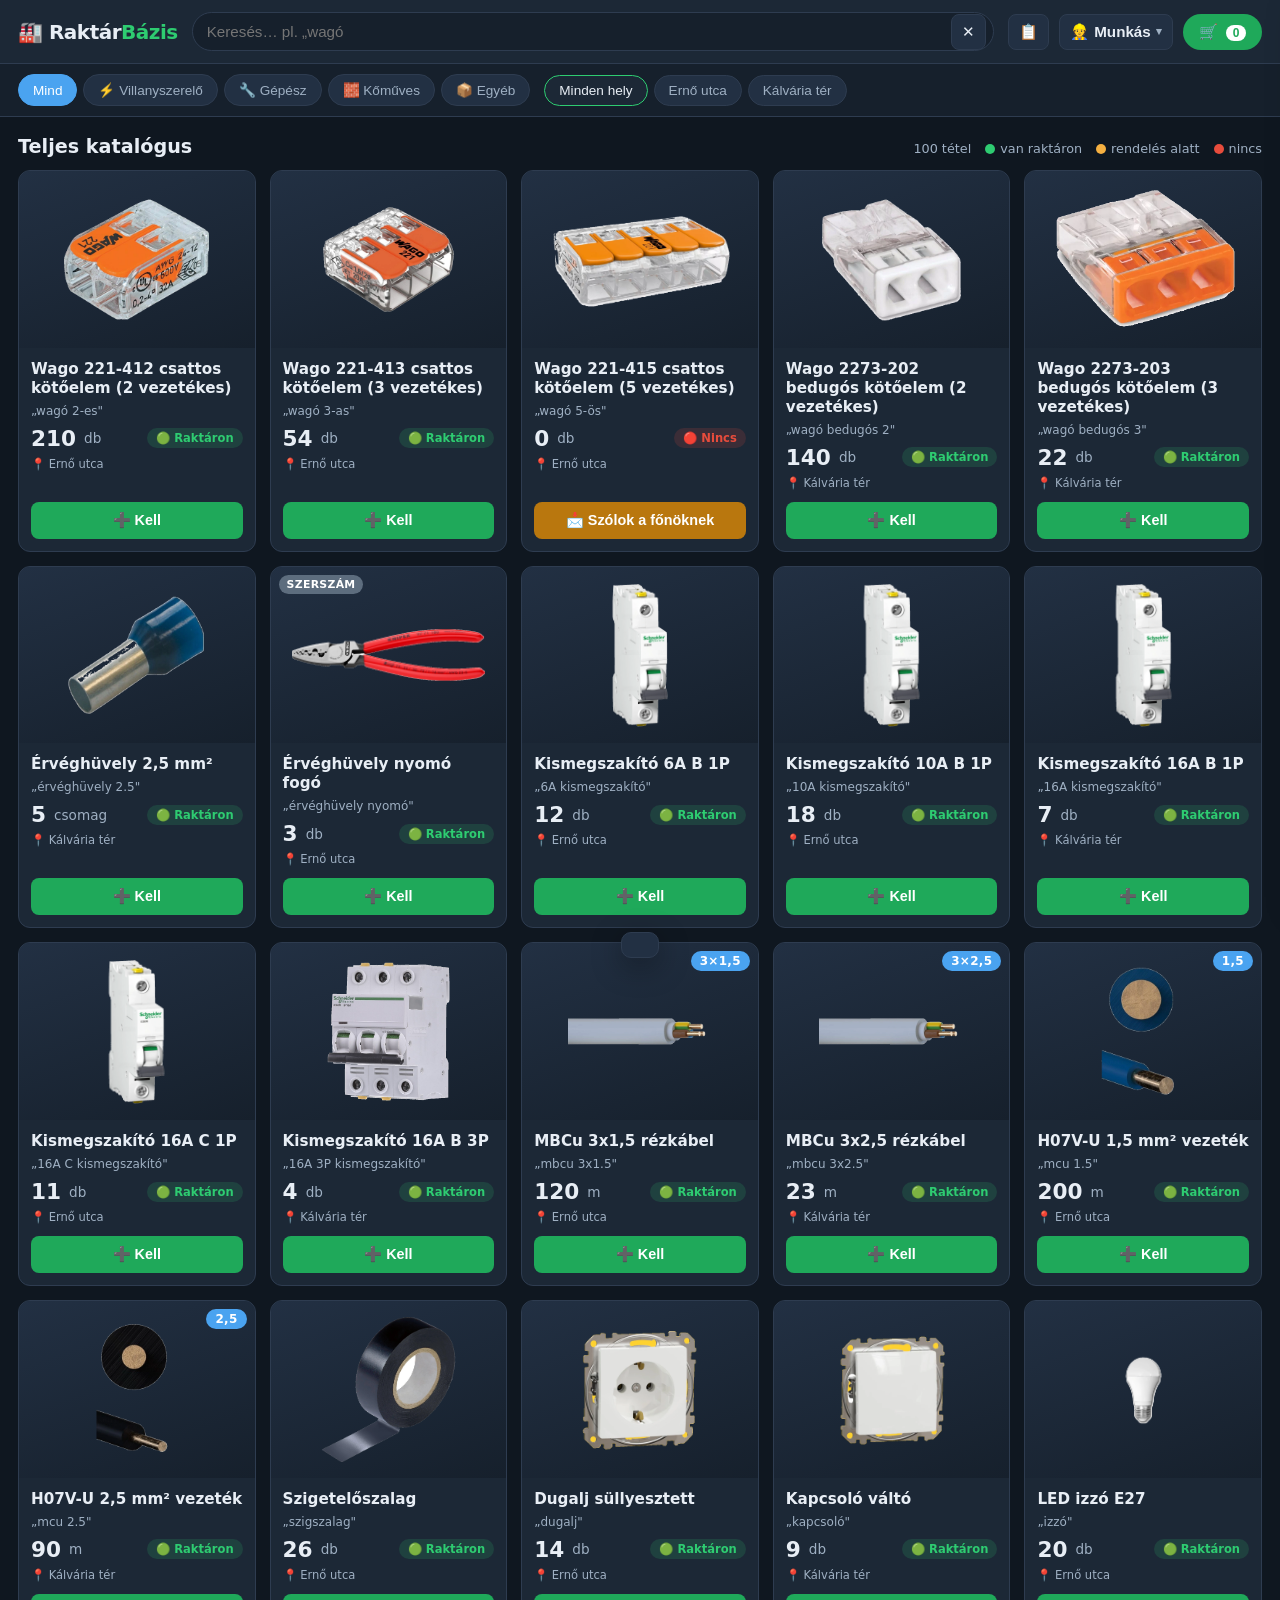
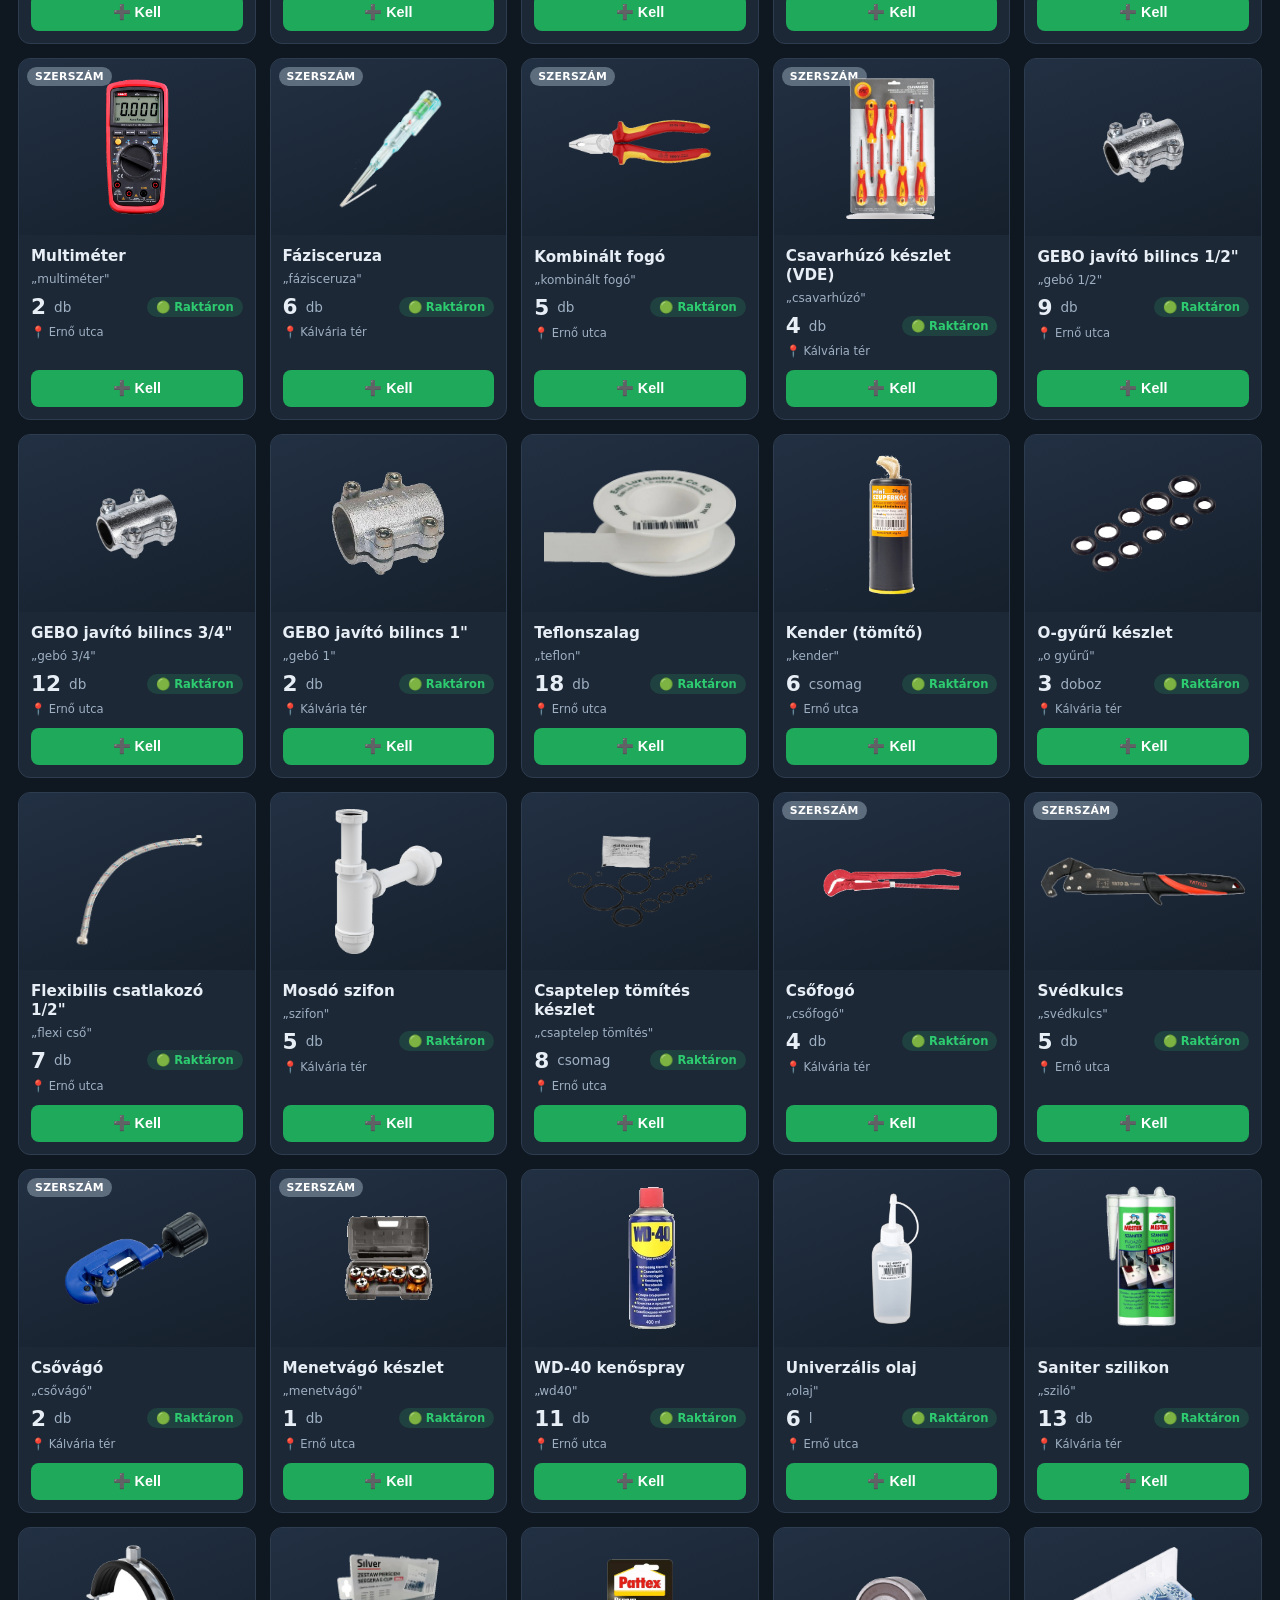
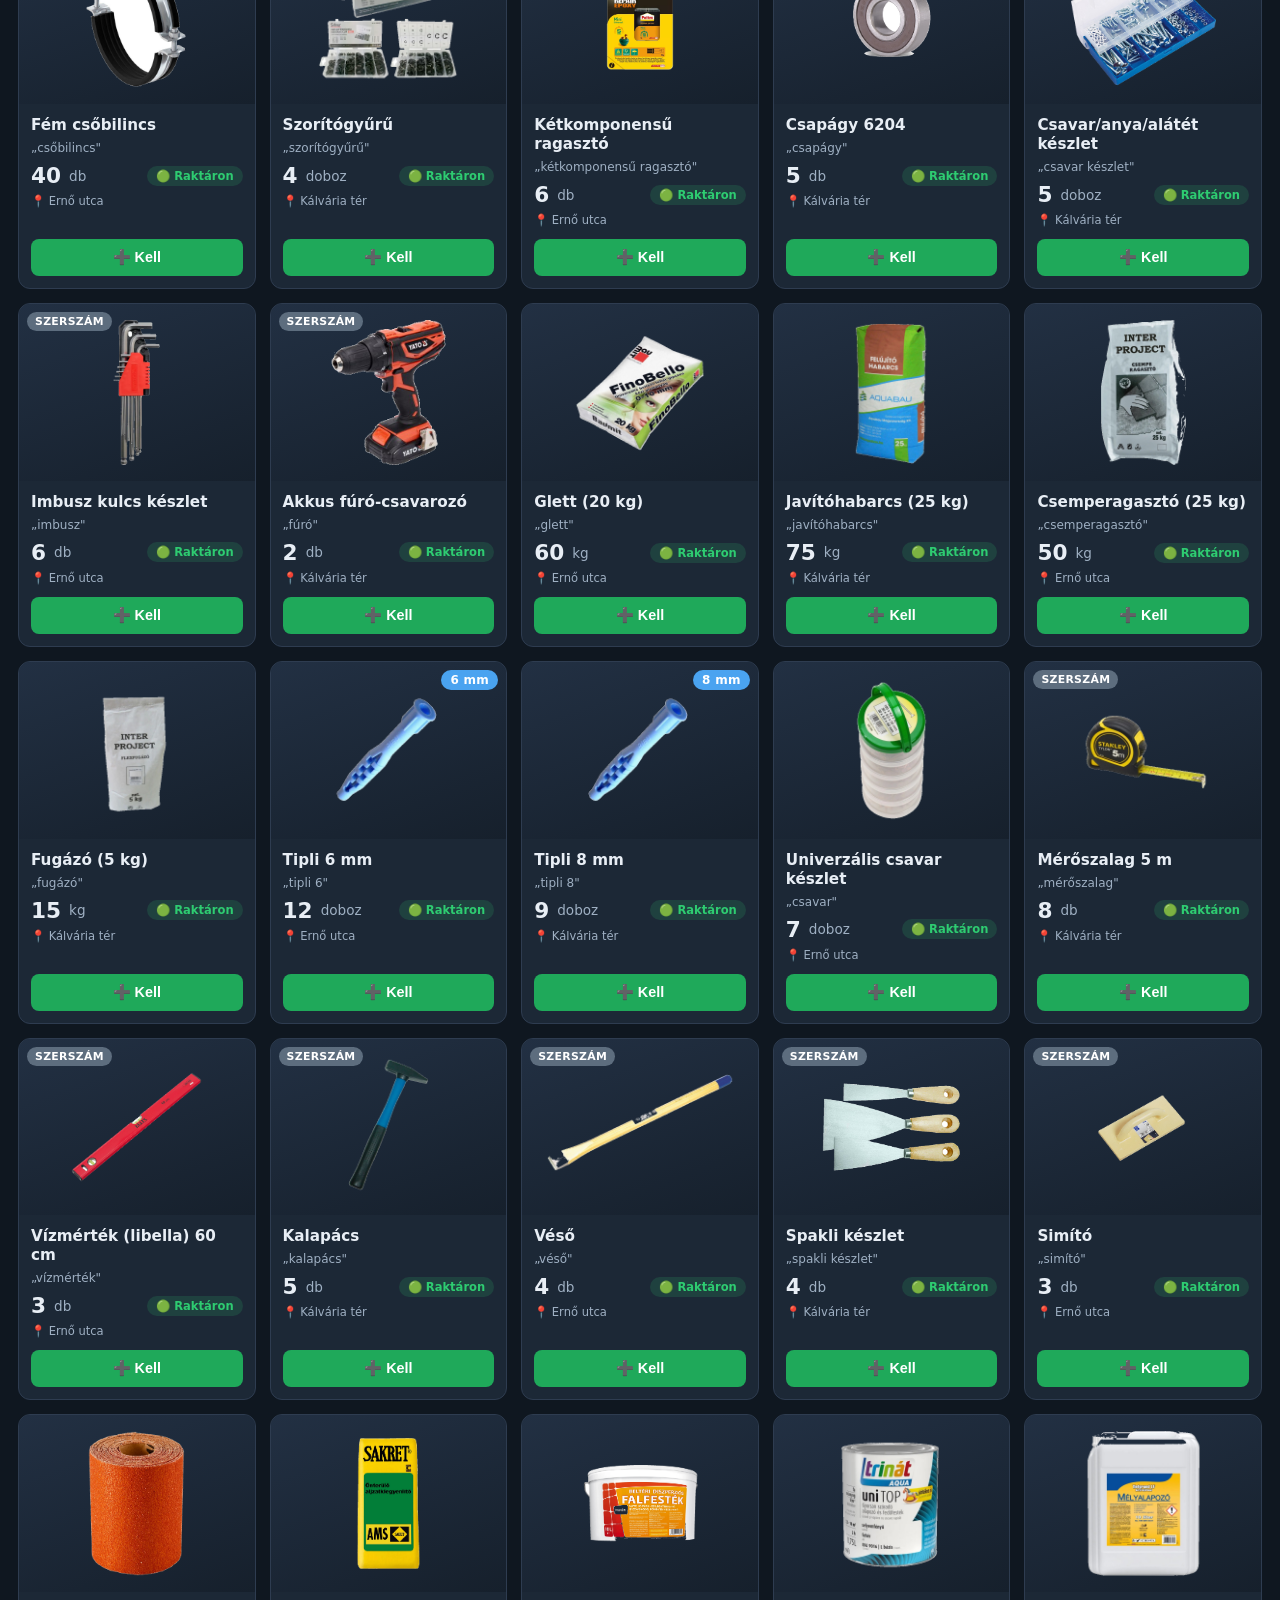
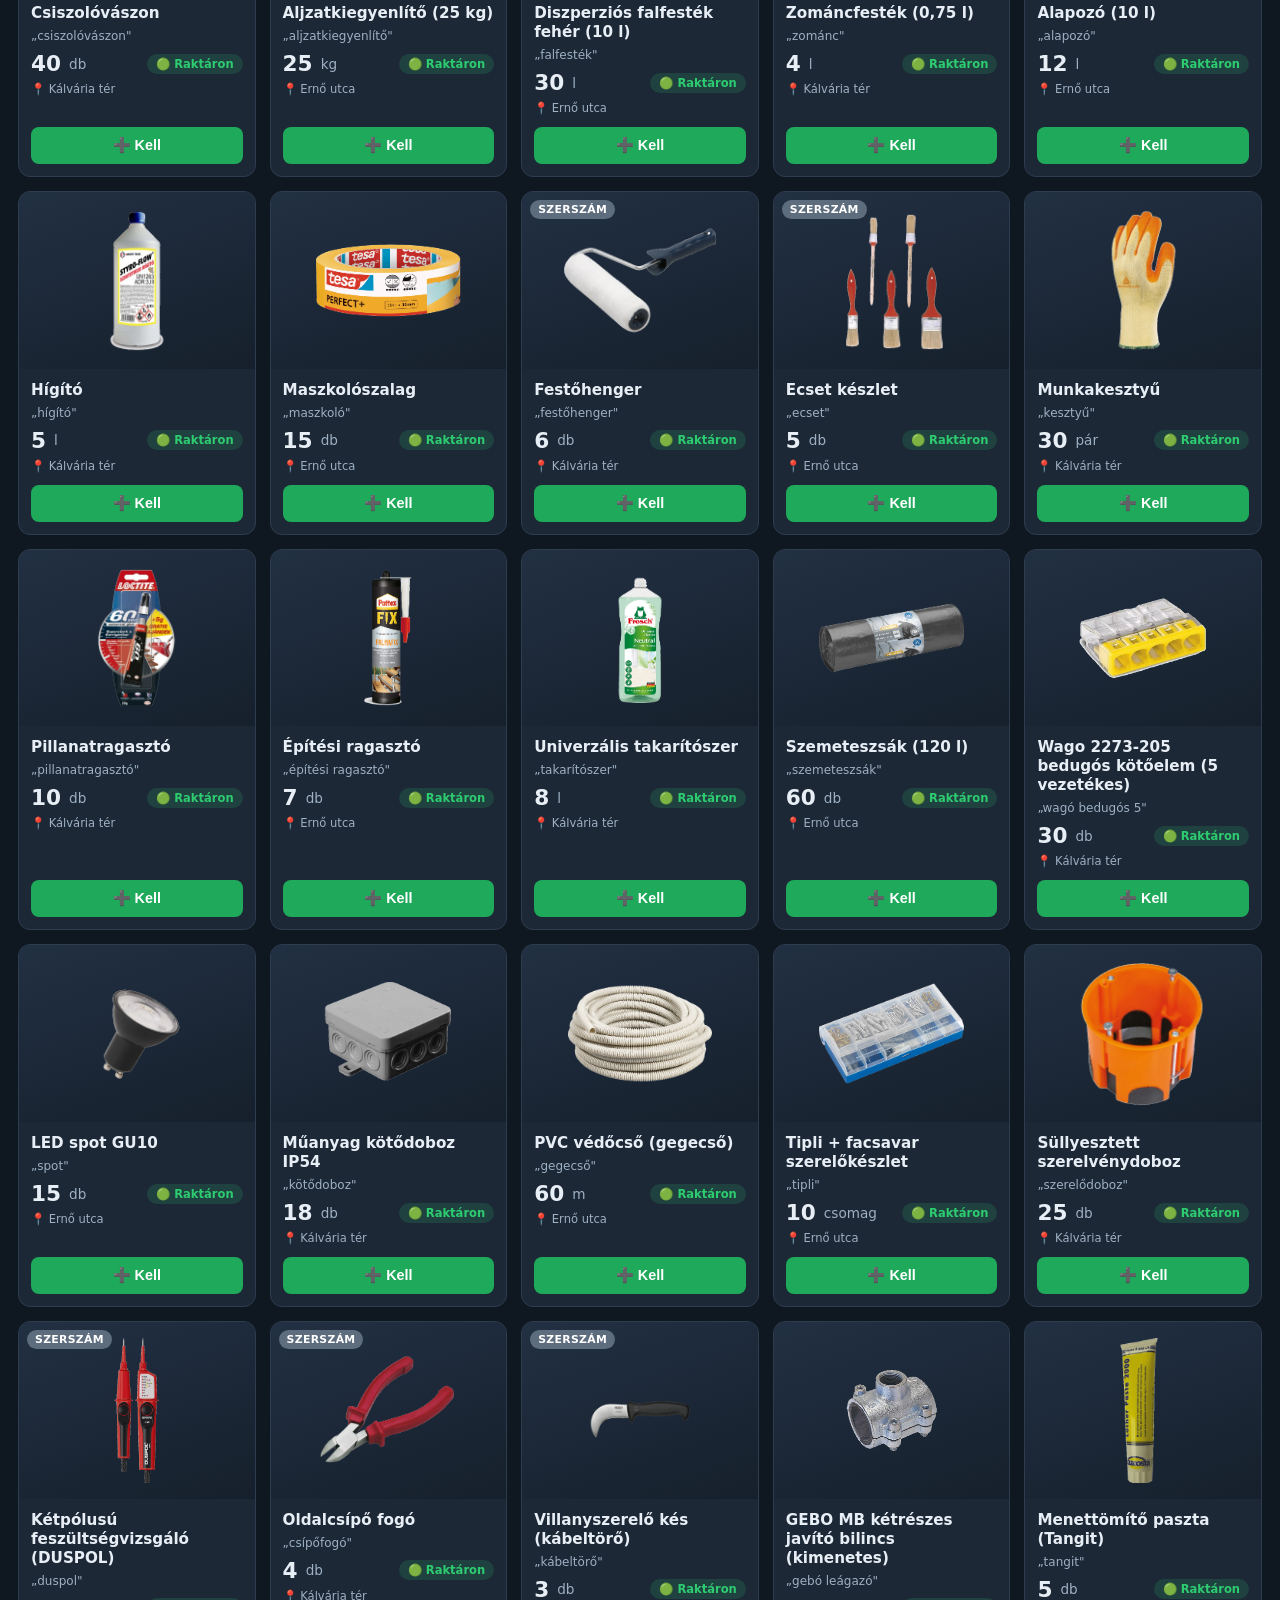
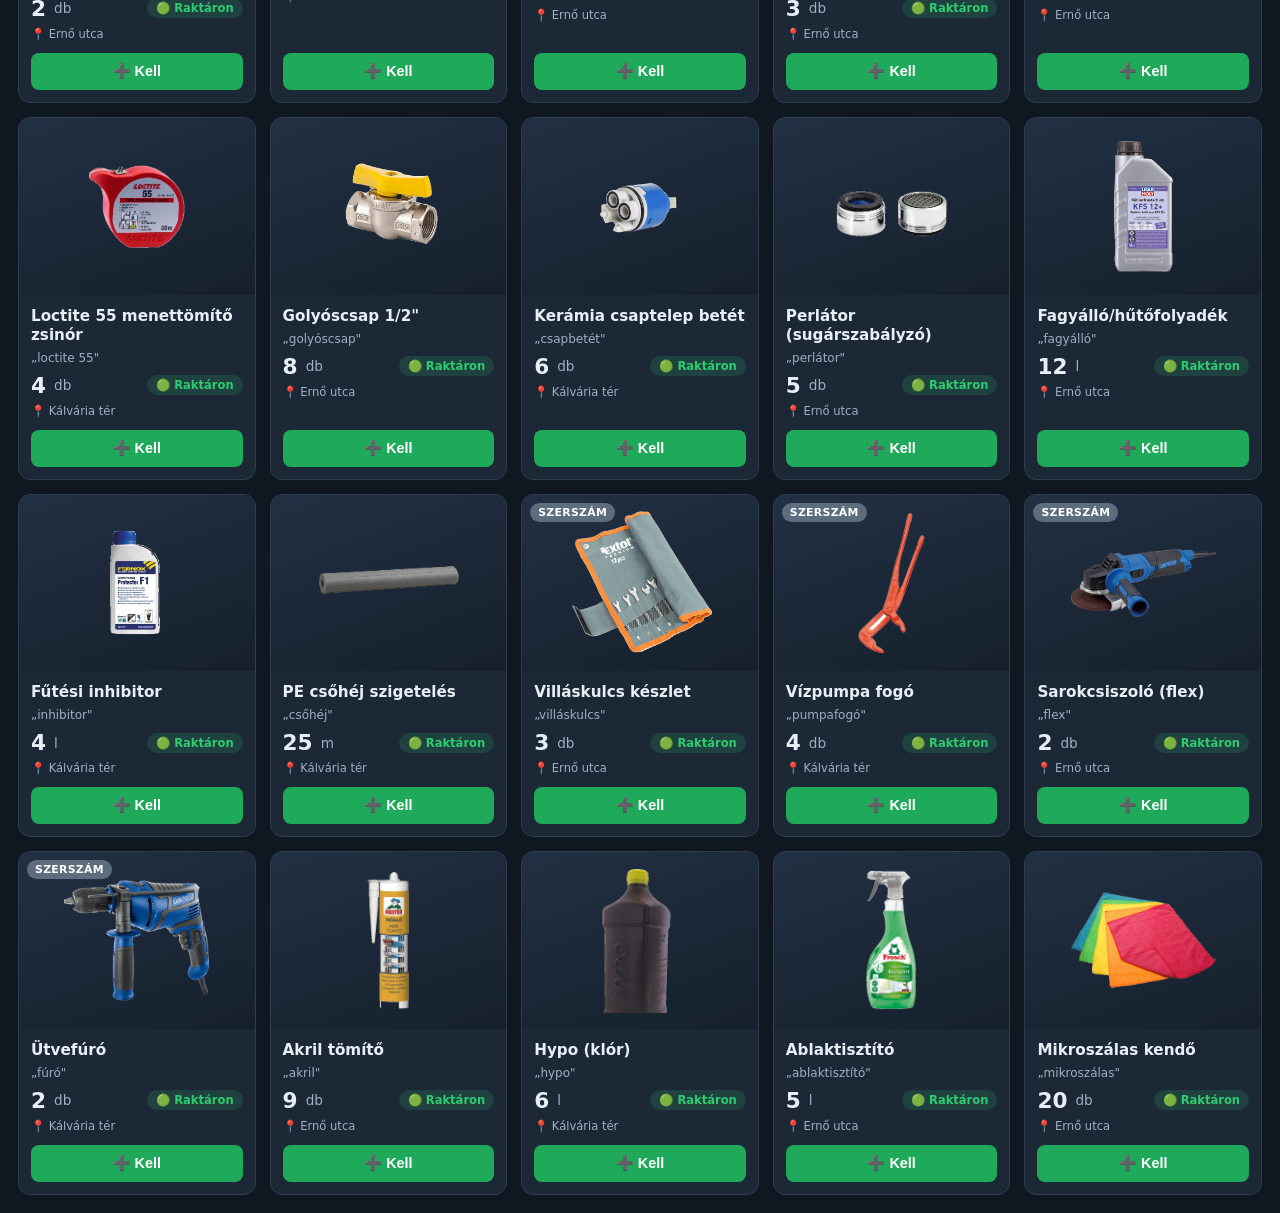
<file: index.html>
<!DOCTYPE html>
<html lang="hu">
<head>
  <meta charset="UTF-8" />
  <meta name="viewport" content="width=device-width, initial-scale=1.0, viewport-fit=cover" />
  <meta name="theme-color" content="#0f1720" />
  <title>RaktárBázis — karbantartó raktár</title>
  <link rel="stylesheet" href="styles.css" />
</head>
<body>
  <!-- ============ BELÉPÉS ============ -->
  <div id="login-view" class="view">
    <div class="login-card">
      <div class="logo">🏭 Raktár<span>Bázis</span></div>
      <p class="login-sub">Karbantartó raktár · gyors készlet-ellenőrzés</p>

      <div class="login-role" id="login-role-buttons">
        <button class="role-btn role-worker" data-role="worker" data-user="w1">
          <span class="role-ico">👷</span>
          <span class="role-label">Munkásként belépés</span>
          <span class="role-hint">Katalógus · kosár · kivétel</span>
        </button>
        <button class="role-btn role-boss" data-role="boss" data-user="b1">
          <span class="role-ico">🧑‍💼</span>
          <span class="role-label">Főnökként belépés</span>
          <span class="role-hint">Teljes admin + riasztások</span>
        </button>
      </div>

      <div class="login-users">
        <label>Demo felhasználó:</label>
        <select id="login-user-select"></select>
      </div>

      <p class="login-note">Demo mód — a „backend" a böngészőben fut (kamu adatbázis). Minden változás a localStorage-ban marad meg.</p>
    </div>
  </div>

  <!-- ============ ALKALMAZÁS ============ -->
  <div id="app-view" class="view hidden">
    <!-- Fejléc -->
    <header class="topbar">
      <div class="topbar-left">
        <span class="logo logo-small" id="logo-home" title="Kezdőlap (katalógus)">🏭 Raktár<span>Bázis</span></span>
      </div>

      <div class="topbar-search">
        <input type="search" id="search-input" placeholder="Keresés… pl. „wagó", „tediszár", „16A kismegszakító"" autocomplete="off" />
        <button class="icon-btn" id="clear-search" title="Törlés">✕</button>
      </div>

      <div class="topbar-actions">
        <button class="icon-btn" id="history-btn" title="Saját kivételeim">📋</button>
        <div class="user-wrap">
          <button class="icon-btn user-btn" id="user-menu-btn" title="Nézet váltás">
            <span id="user-role-ico">👷</span><span class="user-role-name" id="user-role-name">Munkás</span> <span class="caret">▾</span>
          </button>
          <div class="user-menu hidden" id="user-menu">
            <button data-switch="worker">👷 Munkás nézet</button>
            <button data-switch="boss">🧑‍💼 Főnök nézet</button>
            <hr />
            <button id="logout-btn">⏻ Kilépés</button>
          </div>
        </div>
        <button class="cart-btn" id="cart-toggle" title="Kosár">
          🛒 <span class="cart-count" id="cart-count">0</span>
        </button>
      </div>
    </header>

    <!-- Kategória / helyszín szűrők -->
    <nav class="filters">
      <div class="cat-tabs" id="cat-tabs">
        <button class="cat-tab active" data-cat="all">Mind</button>
        <button class="cat-tab" data-cat="villany">⚡ Villanyszerelő</button>
        <button class="cat-tab" data-cat="gepesz">🔧 Gépész</button>
        <button class="cat-tab" data-cat="komuves">🧱 Kőműves</button>
        <button class="cat-tab" data-cat="egyeb">📦 Egyéb</button>
      </div>
      <div class="location-tabs" id="loc-tabs">
        <button class="loc-tab active" data-loc="all">Minden hely</button>
        <button class="loc-tab" data-loc="erno">Ernő utca</button>
        <button class="loc-tab" data-loc="kalvaria">Kálvária tér</button>
      </div>
    </nav>

    <!-- Főnök eszköztár -->
    <nav class="boss-nav hidden" id="boss-nav">
      <button class="bnav-btn" data-panel="catalog">🏬 Katalógus</button>
      <button class="bnav-btn" data-panel="admin">🗂️ Admin (elemek)</button>
      <button class="bnav-btn" data-panel="chat">💬 Chat (gyors bevitel)</button>
      <button class="bnav-btn" data-panel="alerts">🔔 Készlethiány & email</button>
      <button class="bnav-btn" data-panel="inbox">📬 Email fiók</button>
      <button class="bnav-btn" data-panel="rapport">📊 Havi rapport</button>
      <button class="bnav-btn" data-panel="audit">🧾 Audit napló</button>
      <button class="bnav-btn" data-panel="csv">📥 CSV import</button>
    </nav>

    <!-- Tartalom -->
    <main class="content">
      <!-- Katalógus rács -->
      <section id="catalog-view">
        <div class="catalog-head">
          <h2 id="catalog-title">Teljes katalógus</h2>
          <div class="catalog-meta">
            <span id="result-count"></span>
            <span class="legend"><i class="dot dot-green"></i>van raktáron</span>
            <span class="legend"><i class="dot dot-amber"></i>rendelés alatt</span>
            <span class="legend"><i class="dot dot-red"></i>nincs</span>
          </div>
        </div>
        <div class="grid" id="item-grid"></div>
        <div class="empty hidden" id="empty-state">Nincs találat. Próbálj más szót (pl. szlenggel is kereshetsz: „tediszár", „wagó").</div>
      </section>

      <!-- Saját kivételeim (munkás) -->
      <section id="history-view" class="hidden">
        <h2>Saját kivételeim</h2>
        <p class="muted">Itt csak a saját korábbi kivételeidet látod.</p>
        <div class="table-wrap">
          <table class="data-table" id="history-table">
            <thead><tr><th>Időpont</th><th>Termék</th><th>Mennyiség</th><th>Hibajegyszám</th></tr></thead>
            <tbody></tbody>
          </table>
        </div>
      </section>

      <!-- Főnök panelek -->
      <section id="panel-admin" class="panel-view hidden"></section>
      <section id="panel-chat" class="panel-view hidden"></section>
      <section id="panel-alerts" class="panel-view hidden"></section>
      <section id="panel-inbox" class="panel-view hidden"></section>
      <section id="panel-rapport" class="panel-view hidden"></section>
      <section id="panel-audit" class="panel-view hidden"></section>
      <section id="panel-csv" class="panel-view hidden"></section>
    </main>
  </div>

  <!-- ============ KOSÁR (oldalsáv) ============ -->
  <div id="cart-drawer" class="drawer">
    <div class="drawer-head">
      <h3>🛒 Kosár</h3>
      <button class="icon-btn" id="cart-close">✕</button>
    </div>

    <div class="quick-entry">
      <label>Gyors beírás (szabad szöveg):</label>
      <textarea id="quick-input" rows="2" placeholder='pl. „3 db wagó, 25 m mbcu 3x2,5, 1 db 16A kismegszakító"'></textarea>
      <button class="btn btn-ghost" id="quick-parse">Értelmezés & kosárba</button>
    </div>

    <div class="cart-items" id="cart-items"></div>
    <div class="cart-empty hidden" id="cart-empty">A kosár üres. Kattints a „Kell" gombra egy terméken.</div>

    <div class="drawer-foot">
      <div class="cart-summary" id="cart-summary"></div>
      <button class="btn btn-primary btn-block" id="checkout-btn" disabled>Oké, kiveszem →</button>
    </div>
  </div>
  <div id="drawer-backdrop" class="drawer-backdrop"></div>

  <!-- ============ MODAL: kivétel / hibajegyszám ============ -->
  <div id="checkout-modal" class="modal hidden">
    <div class="modal-card">
      <h3>Kivétel rögzítése</h3>
      <p class="muted">A kiválasztott tételek automatikusan levonódnak a készletből.</p>
      <div id="checkout-list" class="checkout-list"></div>
      <label class="field">
        <span>Hibajegyszám / munkaszám / hova használod</span>
        <input type="text" id="workorder-input" placeholder="pl. WO-2024-117 vagy „Kálvária tér 3. lakás főkapcsoló"" />
      </label>
      <label class="field">
        <span>Megjegyzés (opcionális)</span>
        <input type="text" id="checkout-note" placeholder="bármi extra" />
      </label>
      <div class="modal-actions">
        <button class="btn btn-ghost" id="checkout-cancel">Mégse</button>
        <button class="btn btn-primary" id="checkout-confirm">✅ Kivétel megerősítése</button>
      </div>
    </div>
  </div>

  <!-- ============ MODAL: bizonytalanság (képpel) ============ -->
  <div id="ambig-modal" class="modal hidden">
    <div class="modal-card modal-wide">
      <h3>Nem vagyok biztos, melyikre gondoltál</h3>
      <p class="muted" id="ambig-text"></p>
      <div class="ambig-grid" id="ambig-grid"></div>
      <div class="modal-actions">
        <button class="btn btn-ghost" id="ambig-skip">Kihagyom ezt a tételt</button>
        <button class="btn btn-ghost" id="ambig-cancel">Mégse</button>
      </div>
    </div>
  </div>

  <!-- ============ MODAL: elem szerkesztés (főnök) ============ -->
  <div id="item-modal" class="modal hidden">
    <div class="modal-card modal-wide">
      <h3 id="item-modal-title">Elem szerkesztése</h3>
      <div class="form-grid">
        <label class="field"><span>Hivatalos név *</span><input id="f-name" /></label>
        <label class="field"><span>Cikkszám (csak főnök látja)</span><input id="f-sku" /></label>
        <label class="field"><span>Szlengek / aliasok (vesszővel)</span><input id="f-aliases" /></label>
        <label class="field"><span>Kategória</span>
          <select id="f-category">
            <option value="villany">⚡ Villanyszerelő</option>
            <option value="gepesz">🔧 Gépész</option>
            <option value="komuves">🧱 Kőműves</option>
            <option value="egyeb">📦 Egyéb</option>
          </select>
        </label>
        <label class="field"><span>Mértékegység</span>
          <select id="f-unit">
            <option value="db">db</option><option value="m">m</option><option value="csomag">csomag</option>
            <option value="doboz">doboz</option><option value="kg">kg</option><option value="l">l</option>
            <option value="tekercs">tekercs</option><option value="pár">pár</option>
          </select>
        </label>
        <label class="field"><span>Jelenlegi mennyiség *</span><input id="f-qty" type="number" step="0.1" /></label>
        <label class="field"><span>Minimum készlet (riasztási szint)</span><input id="f-min" type="number" step="0.1" /></label>
        <label class="field"><span>Szállító (csak főnök)</span>
          <select id="f-supplier"></select>
        </label>
        <label class="field"><span>Helyszín</span>
          <select id="f-location">
            <option value="erno">Ernő utca</option>
            <option value="kalvaria">Kálvária tér</option>
          </select>
        </label>
        <label class="field field-check"><input type="checkbox" id="f-isTool" /> <span>Szerszám (csak 0 készletnél riaszt)</span></label>
        <label class="field field-check"><input type="checkbox" id="f-ordered" /> <span>Rendelés alatt áll</span></label>
      </div>
      <div class="image-row">
        <span class="item-thumb" id="f-thumb-preview">📦</span>
        <label class="btn btn-ghost">Kép feltöltése
          <input type="file" id="f-image" accept="image/*" hidden />
        </label>
        <button class="btn btn-ghost" id="f-image-reset">Alap emoji</button>
      </div>
      <div class="modal-actions">
        <button class="btn btn-danger" id="item-delete" style="margin-right:auto">🗑️ Törlés</button>
        <button class="btn btn-ghost" id="item-cancel">Mégse</button>
        <button class="btn btn-primary" id="item-save">Mentés</button>
      </div>
    </div>
  </div>

  <!-- ============ MODAL: mennyiség (kosárba) ============ -->
  <div id="qty-modal" class="modal hidden">
    <div class="modal-card modal-narrow">
      <h3>Mennyiség</h3>
      <div class="qty-product">
        <span class="item-thumb" id="qty-thumb">📦</span>
        <div>
          <div class="qty-product-name" id="qty-name">—</div>
          <div class="muted" id="qty-stock">—</div>
        </div>
      </div>
      <div class="qty-stepper">
        <button class="qty-step" id="qty-minus">−</button>
        <input type="number" id="qty-input" value="1" min="0.1" step="1" inputmode="decimal" />
        <span class="qty-unit" id="qty-unit">db</span>
        <button class="qty-step" id="qty-plus">+</button>
      </div>
      <div class="modal-actions">
        <button class="btn btn-ghost" id="qty-cancel">Mégse</button>
        <button class="btn btn-green" id="qty-confirm">🛒 Kosárba</button>
      </div>
    </div>
  </div>

  <div id="toast" class="toast"></div>

  <script src="data.js"></script>
  <script src="app.js"></script>
</body>
</html>
</file>
<file: styles.css>
:root {
  --bg: #0f1720;
  --bg-soft: #16202c;
  --panel: #1c2836;
  --panel-2: #223043;
  --border: #2e3c50;
  --text: #e8eef5;
  --muted: #9fb0c3;
  --green: #2ecc71;
  --green-dk: #1fa95a;
  --amber: #f5b041;
  --red: #e74c3c;
  --blue: #4aa3f0;
  --radius: 12px;
  --shadow: 0 8px 30px rgba(0,0,0,.35);
}

* { box-sizing: border-box; }
html, body { margin: 0; padding: 0; }
body {
  font-family: "Segoe UI", system-ui, -apple-system, Roboto, Arial, sans-serif;
  background: var(--bg);
  color: var(--text);
  min-height: 100vh;
  -webkit-font-smoothing: antialiased;
}

.hidden { display: none !important; }
.muted { color: var(--muted); font-size: .9rem; }

/* mobil: hosszú, törhetetlen szavak ne feszítsék szét a kártyákat/sorokat */
.card-name, .card-alias, .card-sku, .card-loc,
.cart-line-name, .cart-line-sub, .checkout-line, .email-body, .chat-msg {
  min-width: 0;
  overflow-wrap: anywhere;
}

/* ---------- LOGIN ---------- */
.view { min-height: 100vh; min-height: 100dvh; }
#login-view {
  display: flex; align-items: center; justify-content: center;
  background: radial-gradient(1200px 600px at 20% -10%, #1d3550 0%, var(--bg) 60%);
  padding: 24px;
}
.login-card {
  width: 100%; max-width: 460px;
  background: var(--panel);
  border: 1px solid var(--border);
  border-radius: 18px;
  padding: 32px;
  box-shadow: var(--shadow);
}
.logo { font-size: 1.9rem; font-weight: 800; letter-spacing: -.5px; }
.logo span { color: var(--green); }
.logo-small { font-size: 1.25rem; }
#logo-home { cursor: pointer; }
#logo-home:hover { opacity: .85; }
.login-sub { color: var(--muted); margin: 6px 0 24px; }
.login-role { display: flex; flex-direction: column; gap: 12px; }
.role-btn {
  display: flex; flex-direction: column; align-items: flex-start; gap: 2px;
  background: var(--panel-2); color: var(--text);
  border: 1px solid var(--border); border-radius: var(--radius);
  padding: 14px 16px; cursor: pointer; text-align: left;
  transition: transform .08s ease, border-color .12s;
}
.role-btn:hover { transform: translateY(-1px); border-color: var(--blue); }
.role-btn .role-ico { font-size: 1.5rem; }
.role-btn .role-label { font-weight: 600; }
.role-btn .role-hint { font-size: .8rem; color: var(--muted); }
.role-worker:hover { border-color: var(--green); }
.role-boss:hover { border-color: var(--amber); }
.login-users { margin-top: 20px; }
.login-users label { font-size: .8rem; color: var(--muted); display: block; margin-bottom: 6px; }
.login-users select, .field select, .field input {
  width: 100%; padding: 10px 12px; border-radius: 8px;
  border: 1px solid var(--border); background: var(--bg-soft); color: var(--text);
  font-size: .95rem;
}
.login-note { margin-top: 18px; font-size: .78rem; color: var(--muted); line-height: 1.5; }

/* ---------- TOPBAR ---------- */
.topbar {
  display: flex; align-items: center; gap: 14px; flex-wrap: wrap;
  padding: 12px 18px; background: var(--panel);
  border-bottom: 1px solid var(--border);
  position: sticky; top: 0; z-index: 30;
}
.topbar-left { display: flex; align-items: center; gap: 12px; }
.topbar-user { font-size: .85rem; color: var(--muted); }
.topbar-user b { color: var(--text); }
.topbar-search { flex: 1; min-width: 220px; position: relative; display: flex; align-items: center; }
.topbar-search input {
  width: 100%; padding: 10px 40px 10px 14px; border-radius: 999px;
  border: 1px solid var(--border); background: var(--bg-soft); color: var(--text); font-size: .95rem;
}
.topbar-search input:focus { outline: none; border-color: var(--blue); }
.topbar-search .icon-btn { position: absolute; right: 8px; }
.topbar-actions { display: flex; align-items: center; gap: 10px; }
.user-wrap { position: relative; }
.user-btn { display: inline-flex; align-items: center; gap: 5px; font-weight: 600; }
.user-btn .caret { font-size: .7rem; color: var(--muted); }
.user-menu {
  position: absolute; right: 0; top: calc(100% + 6px);
  background: var(--panel-2); border: 1px solid var(--border); border-radius: 10px;
  min-width: 190px; z-index: 70; box-shadow: var(--shadow); overflow: hidden;
}
.user-menu button {
  display: block; width: 100%; text-align: left; background: none; border: none;
  color: var(--text); padding: 11px 14px; font-size: .9rem; cursor: pointer;
}
.user-menu button:hover { background: var(--bg-soft); }
.user-menu hr { margin: 4px 0; border: none; border-top: 1px solid var(--border); }
.icon-btn {
  background: var(--panel-2); border: 1px solid var(--border); color: var(--text);
  border-radius: 8px; padding: 8px 10px; cursor: pointer; font-size: .95rem;
}
.icon-btn:hover { border-color: var(--blue); }
.cart-btn {
  position: relative; background: var(--green-dk); border: none; color: #fff;
  border-radius: 999px; padding: 9px 16px; cursor: pointer; font-weight: 600; font-size: .95rem;
}
.cart-count {
  display: inline-block; min-width: 20px; text-align: center;
  background: #fff; color: var(--green-dk); border-radius: 999px;
  padding: 1px 5px; font-size: .75rem; font-weight: 800; margin-left: 4px;
}

/* ---------- FILTERS ---------- */
.filters {
  display: flex; align-items: center; gap: 14px; flex-wrap: wrap;
  padding: 10px 18px; background: var(--bg-soft);
  border-bottom: 1px solid var(--border);
  position: sticky; top: 60px; z-index: 20;
}
.cat-tabs, .location-tabs { display: flex; gap: 6px; flex-wrap: wrap; }
.cat-tab, .loc-tab {
  background: var(--panel-2); color: var(--muted); border: 1px solid var(--border);
  border-radius: 999px; padding: 7px 14px; cursor: pointer; font-size: .85rem; white-space: nowrap;
}
.cat-tab.active { background: var(--blue); color: #fff; border-color: var(--blue); }
.loc-tab.active { background: var(--panel); color: var(--text); border-color: var(--green); }

/* ---------- BOSS NAV ---------- */
.boss-nav {
  display: flex; gap: 6px; flex-wrap: wrap; padding: 10px 18px;
  background: #241f14; border-bottom: 1px solid #4a3f22;
}
.bnav-btn {
  background: #33290f; color: var(--amber); border: 1px solid #4a3f22;
  border-radius: 999px; padding: 7px 13px; cursor: pointer; font-size: .83rem;
}
.bnav-btn:hover { border-color: var(--amber); }
.bnav-btn.active { background: var(--amber); color: #241f14; border-color: var(--amber); }

/* ---------- CONTENT ---------- */
.content { padding: 18px; max-width: 1400px; margin: 0 auto; }
.catalog-head { display: flex; align-items: baseline; justify-content: space-between; flex-wrap: wrap; gap: 10px; }
.catalog-head h2 { margin: 0 0 12px; font-size: 1.2rem; }
.catalog-meta { display: flex; align-items: center; gap: 14px; flex-wrap: wrap; font-size: .8rem; color: var(--muted); }
.legend { display: flex; align-items: center; gap: 5px; }
.dot { width: 10px; height: 10px; border-radius: 50%; display: inline-block; }
.dot-green { background: var(--green); }
.dot-amber { background: var(--amber); }
.dot-red { background: var(--red); }

.grid {
  display: grid; gap: 14px;
  grid-template-columns: repeat(auto-fill, minmax(215px, 1fr));
}

/* ---------- ITEM CARD ---------- */
.card {
  background: var(--panel); border: 1px solid var(--border); border-radius: var(--radius);
  overflow: hidden; display: flex; flex-direction: column;
  min-width: 0;
  transition: transform .08s ease, border-color .12s;
}
.card:hover { transform: translateY(-2px); border-color: var(--blue); }
.card-img {
  aspect-ratio: 4/3; display: flex; align-items: center; justify-content: center;
  font-size: 3.4rem; background: linear-gradient(160deg, var(--panel-2), var(--bg-soft));
  position: relative; padding: 16px; overflow: hidden;
}
/* a kép abszolút pozicionált, így SOHA nem feszítheti szét a képkeretet */
.card-img img {
  position: absolute; inset: 16px;
  width: calc(100% - 32px); height: calc(100% - 32px);
  object-fit: contain; display: block;
}
.card-badge {
  position: absolute; top: 8px; left: 8px; font-size: .68rem; padding: 3px 8px;
  border-radius: 999px; font-weight: 700; letter-spacing: .3px;
}
.badge-tool { background: #5d6d7e; color: #fff; }
.badge-size { left: auto; right: 8px; background: var(--blue); color: #fff; font-size: .75rem; padding: 3px 9px; }
.card-body { padding: 12px; display: flex; flex-direction: column; gap: 6px; flex: 1; }
.card-name { font-weight: 600; font-size: .95rem; line-height: 1.25; }
.card-alias { font-size: .75rem; color: var(--muted); }
.card-sku { font-size: .75rem; color: var(--amber); font-family: ui-monospace, monospace; }
.card-stock { display: flex; align-items: center; gap: 8px; margin-top: 2px; flex-wrap: wrap; }
.stock-qty { font-size: 1.35rem; font-weight: 800; }
.stock-unit { color: var(--muted); font-size: .85rem; }
.status-pill { font-size: .72rem; padding: 3px 9px; border-radius: 999px; font-weight: 700; margin-left: auto; white-space: nowrap; }
.status-in { background: rgba(46,204,113,.15); color: var(--green); }
.status-order { background: rgba(245,176,65,.15); color: var(--amber); }
.status-out { background: rgba(231,76,60,.15); color: var(--red); }
.card-loc { font-size: .72rem; color: var(--muted); }
.card-actions { padding: 0 12px 12px; display: flex; flex-direction: column; gap: 8px; }

.btn {
  border: none; border-radius: 8px; padding: 10px 14px; cursor: pointer;
  font-size: .9rem; font-weight: 600; transition: filter .1s, transform .06s;
}
.btn:hover { filter: brightness(1.08); }
.btn:active { transform: scale(.98); }
.btn-primary { background: var(--blue); color: #fff; }
.btn-green { background: var(--green-dk); color: #fff; }
.btn-ghost { background: var(--panel-2); color: var(--text); border: 1px solid var(--border); }
.btn-danger { background: var(--red); color: #fff; }
.btn-block { width: 100%; }
.btn:disabled { opacity: .45; cursor: not-allowed; }
.btn-warn { background: #b9770e; color: #fff; }

.empty { text-align: center; color: var(--muted); padding: 50px 20px; }

/* ---------- DRAWER ---------- */
.drawer {
  position: fixed; top: 0; right: -440px; width: 420px; max-width: 94vw;
  height: 100vh; height: 100dvh;
  background: var(--panel); border-left: 1px solid var(--border); z-index: 60;
  display: flex; flex-direction: column; transition: right .22s ease; box-shadow: var(--shadow);
}
.drawer.open { right: 0; }
.drawer-head { display: flex; align-items: center; justify-content: space-between; padding: 16px; border-bottom: 1px solid var(--border); }
.drawer-head h3 { margin: 0; }
.quick-entry { padding: 14px 16px; border-bottom: 1px solid var(--border); }
.quick-entry label { font-size: .78rem; color: var(--muted); display: block; margin-bottom: 6px; }
.quick-entry textarea {
  width: 100%; background: var(--bg-soft); color: var(--text); border: 1px solid var(--border);
  border-radius: 8px; padding: 10px; font-family: inherit; font-size: .88rem; resize: vertical;
}
.quick-entry .btn { margin-top: 8px; width: 100%; }
.cart-items { flex: 1; overflow-y: auto; padding: 12px 16px; }
.cart-empty { color: var(--muted); text-align: center; padding: 30px 16px; }
.cart-line {
  display: flex; align-items: center; gap: 10px; padding: 10px 0; border-bottom: 1px solid var(--border);
}
.cart-line .item-thumb { font-size: 1.6rem; }
.cart-line-info { flex: 1; min-width: 0; }
.cart-line-name { font-weight: 600; font-size: .85rem; }
.cart-line-sub { font-size: .72rem; color: var(--muted); }
.qty-ctrl { display: flex; align-items: center; gap: 6px; }
.qty-ctrl button { width: 28px; height: 28px; border-radius: 6px; border: 1px solid var(--border); background: var(--panel-2); color: var(--text); cursor: pointer; font-weight: 700; }
.qty-ctrl input { width: 52px; text-align: center; background: var(--bg-soft); color: var(--text); border: 1px solid var(--border); border-radius: 6px; padding: 5px; }
.cart-line-del { background: none; border: none; color: var(--red); cursor: pointer; font-size: 1rem; }
.drawer-foot { padding: 14px 16px; border-top: 1px solid var(--border); background: var(--bg-soft); }
.cart-summary { font-size: .82rem; color: var(--muted); margin-bottom: 10px; }
.drawer-backdrop { position: fixed; inset: 0; background: rgba(0,0,0,.5); z-index: 55; opacity: 0; pointer-events: none; transition: opacity .2s; }
.drawer-backdrop.show { opacity: 1; pointer-events: auto; }

/* ---------- MODALS ---------- */
.modal { position: fixed; inset: 0; z-index: 80; display: flex; align-items: center; justify-content: center; padding: 18px; background: rgba(0,0,0,.55); }
.modal-card { background: var(--panel); border: 1px solid var(--border); border-radius: var(--radius); padding: 22px; width: 100%; max-width: 480px; box-shadow: var(--shadow); max-height: 92vh; max-height: 92dvh; overflow-y: auto; }
.modal-wide { max-width: 680px; }
.modal-narrow { max-width: 340px; }
.qty-product { display: flex; align-items: center; gap: 12px; margin: 12px 0; }
.qty-product-name { font-weight: 700; font-size: .95rem; }
.qty-stepper { display: flex; align-items: center; gap: 10px; margin: 4px 0 8px; }
.qty-step { width: 44px; height: 44px; border-radius: 10px; border: 1px solid var(--border); background: var(--panel-2); color: var(--text); font-size: 1.4rem; cursor: pointer; font-weight: 700; }
.qty-stepper input { flex: 1; min-width: 0; text-align: center; font-size: 1.3rem; font-weight: 700; padding: 10px; background: var(--bg-soft); color: var(--text); border: 1px solid var(--border); border-radius: 10px; }
.qty-unit { color: var(--muted); font-weight: 600; min-width: 34px; }
.modal-card h3 { margin-top: 0; }
.modal-actions { display: flex; gap: 10px; justify-content: flex-end; margin-top: 18px; flex-wrap: wrap; }
.field { display: block; margin-bottom: 12px; }
.field span { font-size: .78rem; color: var(--muted); display: block; margin-bottom: 5px; }
.field input[type=text], .field input[type=number], .field select {
  width: 100%; padding: 9px 12px; border-radius: 8px;
  border: 1px solid var(--border); background: var(--bg-soft); color: var(--text); font-size: .92rem;
}
.field-check { display: flex; align-items: center; gap: 8px; }
.field-check input { width: auto; }
.field-check span { margin: 0; display: inline; color: var(--text); font-size: .9rem; }
.form-grid { display: grid; grid-template-columns: 1fr 1fr; gap: 0 16px; }
.form-grid .field { margin-bottom: 12px; }
.image-row { display: flex; align-items: center; gap: 12px; margin: 4px 0 12px; flex-wrap: wrap; }
.image-row .btn { position: relative; }
.item-thumb { font-size: 2.2rem; width: 54px; height: 54px; display: flex; align-items: center; justify-content: center; background: var(--bg-soft); border: 1px solid var(--border); border-radius: 10px; }

.checkout-list { margin: 12px 0; border: 1px solid var(--border); border-radius: 10px; padding: 8px 12px; }
.checkout-line { display: flex; justify-content: space-between; gap: 10px; padding: 6px 0; font-size: .88rem; border-bottom: 1px dashed var(--border); }
.checkout-line span { min-width: 0; overflow-wrap: anywhere; }
.checkout-line b { white-space: nowrap; flex: 0 0 auto; }
.checkout-line:last-child { border-bottom: none; }

.ambig-grid { display: grid; grid-template-columns: repeat(auto-fill, minmax(170px,1fr)); gap: 12px; margin: 16px 0; }
.ambig-card {
  background: var(--panel-2); border: 1px solid var(--border); border-radius: var(--radius);
  padding: 12px; cursor: pointer; text-align: center; transition: border-color .12s;
}
.ambig-card:hover { border-color: var(--green); }
.ambig-card .card-img { aspect-ratio: 1; font-size: 2.6rem; border-radius: 8px; margin-bottom: 8px; }
.ambig-card .ambig-name { font-weight: 600; font-size: .82rem; }
.ambig-card .ambig-qty { font-size: .75rem; color: var(--muted); }

/* ---------- PANELS ---------- */
.panel-view { background: var(--panel); border: 1px solid var(--border); border-radius: var(--radius); padding: 20px; }
.panel-view h2 { margin-top: 0; }
.panel-toolbar { display: flex; gap: 10px; margin-bottom: 16px; flex-wrap: wrap; }
.table-wrap { overflow-x: auto; border: 1px solid var(--border); border-radius: 10px; }
.data-table { width: 100%; border-collapse: collapse; font-size: .85rem; }
.data-table th, .data-table td { padding: 9px 12px; text-align: left; border-bottom: 1px solid var(--border); }
.data-table th { background: var(--panel-2); color: var(--muted); font-weight: 600; position: sticky; top: 0; }
.data-table tr:hover td { background: var(--bg-soft); }
.data-table .row-actions { display: flex; gap: 6px; }
.mini-btn { background: var(--panel-2); border: 1px solid var(--border); color: var(--text); border-radius: 6px; padding: 4px 8px; cursor: pointer; font-size: .78rem; }
.mini-btn:hover { border-color: var(--blue); }

/* ---------- CHAT ---------- */
.chat-wrap { display: flex; flex-direction: column; height: 520px; border: 1px solid var(--border); border-radius: 10px; overflow: hidden; }
.chat-log { flex: 1; overflow-y: auto; padding: 16px; background: var(--bg-soft); display: flex; flex-direction: column; gap: 10px; }
.chat-msg { max-width: 82%; padding: 10px 13px; border-radius: 12px; font-size: .88rem; line-height: 1.4; }
.chat-msg.user { align-self: flex-end; background: var(--blue); color: #fff; border-bottom-right-radius: 3px; }
.chat-msg.bot { align-self: flex-start; background: var(--panel-2); border-bottom-left-radius: 3px; white-space: pre-wrap; }
.chat-input-row { display: flex; gap: 8px; padding: 12px; border-top: 1px solid var(--border); }
.chat-input-row input { flex: 1; background: var(--bg-soft); color: var(--text); border: 1px solid var(--border); border-radius: 8px; padding: 11px; font-size: .9rem; }
.chat-hints { padding: 8px 12px; font-size: .75rem; color: var(--muted); border-top: 1px solid var(--border); }

/* ---------- EMAIL ---------- */
.email-card { border: 1px solid var(--border); border-radius: 10px; margin-bottom: 12px; overflow: hidden; }
.email-head { display: flex; align-items: center; justify-content: space-between; gap: 10px; padding: 12px 14px; background: var(--panel-2); cursor: pointer; }
.email-subj { font-weight: 600; font-size: .9rem; min-width: 0; overflow-wrap: anywhere; }
.email-meta { font-size: .75rem; color: var(--muted); white-space: nowrap; flex: 0 0 auto; }
.email-body { padding: 14px; background: var(--bg-soft); font-size: .86rem; line-height: 1.55; white-space: pre-wrap; border-top: 1px solid var(--border); }
.email-body .hl { color: var(--amber); }

/* ---------- TOAST ---------- */
.toast {
  position: fixed; bottom: 22px; left: 50%; transform: translateX(-50%) translateY(80px);
  background: var(--panel-2); color: var(--text); border: 1px solid var(--border);
  border-radius: 10px; padding: 12px 18px; font-size: .88rem; z-index: 100;
  transition: transform .25s ease; box-shadow: var(--shadow); max-width: 90vw;
}
.toast.show { transform: translateX(-50%) translateY(0); }

@media (max-width: 640px) {
  /* fejléc: kereső a második sorba, kompakt */
  .topbar { gap: 8px; padding: 10px 12px; }
  .topbar-search { order: 10; flex-basis: 100%; min-width: 0; }
  .topbar-actions { gap: 6px; margin-left: auto; }
  .topbar-actions .icon-btn { padding: 8px 9px; }
  .cart-btn { padding: 9px 13px; }
  .logo-small { font-size: 1.1rem; }
  .user-role-name { display: none; }

  /* szűrők: vízszintesen görgethető, nem ragad le */
  .filters { position: static; padding: 8px 12px; gap: 8px; }
  .cat-tabs, .location-tabs { flex-wrap: nowrap; overflow-x: auto; -webkit-overflow-scrolling: touch; scrollbar-width: none; width: 100%; }
  .cat-tabs::-webkit-scrollbar, .location-tabs::-webkit-scrollbar { display: none; }
  .cat-tab, .loc-tab { flex: 0 0 auto; padding: 7px 12px; font-size: .82rem; }

  /* főnök navigáció görgethető */
  .boss-nav { flex-wrap: nowrap; overflow-x: auto; scrollbar-width: none; padding: 8px 12px; }
  .boss-nav::-webkit-scrollbar { display: none; }
  .bnav-btn { flex: 0 0 auto; }

  /* katalógus: 2 oszlop, kompakt webshop-kártyák (minmax(0,..) -> soha nem feszíti szét a sort) */
  .content { padding: 10px; }
  .grid { grid-template-columns: repeat(2, minmax(0, 1fr)); gap: 10px; }
  .card-img { aspect-ratio: 1/1; font-size: 2.6rem; padding: 12px; }
  .card-img img { inset: 12px; width: calc(100% - 24px); height: calc(100% - 24px); }
  .card-body { padding: 9px; gap: 4px; }
  .card-name { font-size: .85rem; line-height: 1.2; }
  .card-alias, .card-sku { font-size: .7rem; }
  .stock-qty { font-size: 1.15rem; }
  .stock-unit { font-size: .78rem; }
  .status-pill { font-size: .64rem; padding: 2px 7px; }
  .card-actions { padding: 0 9px 9px; gap: 6px; }
  .card-actions .btn { padding: 8px 6px; font-size: .8rem; }
  .card-loc { font-size: .66rem; }

  .catalog-head { flex-direction: column; align-items: flex-start; gap: 4px; }
  .catalog-meta { gap: 8px; font-size: .72rem; }

  /* kosár teljes szélesség */
  .drawer { width: 100%; max-width: 100vw; }
  .drawer-foot { padding-bottom: calc(14px + env(safe-area-inset-bottom, 0px)); }
  .form-grid { grid-template-columns: 1fr; }

  /* panelek */
  .panel-view { padding: 12px; }
  .panel-toolbar { flex-direction: column; align-items: stretch; }

  /* belépő kártya és modal kényelmesebb, érintőbarát */
  .login-card { padding: 26px 18px; }
  .modal { padding: 12px; }
  .modal-card { padding: 18px 14px; }
  .modal-actions .btn { flex: 1 1 40%; }
  .toast { bottom: calc(18px + env(safe-area-inset-bottom, 0px)); }
}

/* nagyon keskeny kijelzők (pl. 320px): még kompaktabb fejléc */
@media (max-width: 400px) {
  .topbar { gap: 6px; padding: 8px 9px; }
  .topbar-left { gap: 8px; }
  .topbar-actions { gap: 5px; }
  .topbar-actions .icon-btn { padding: 8px 8px; }
  .cart-btn { padding: 8px 11px; }
  .logo-small { font-size: 1.05rem; }
}
</file>
